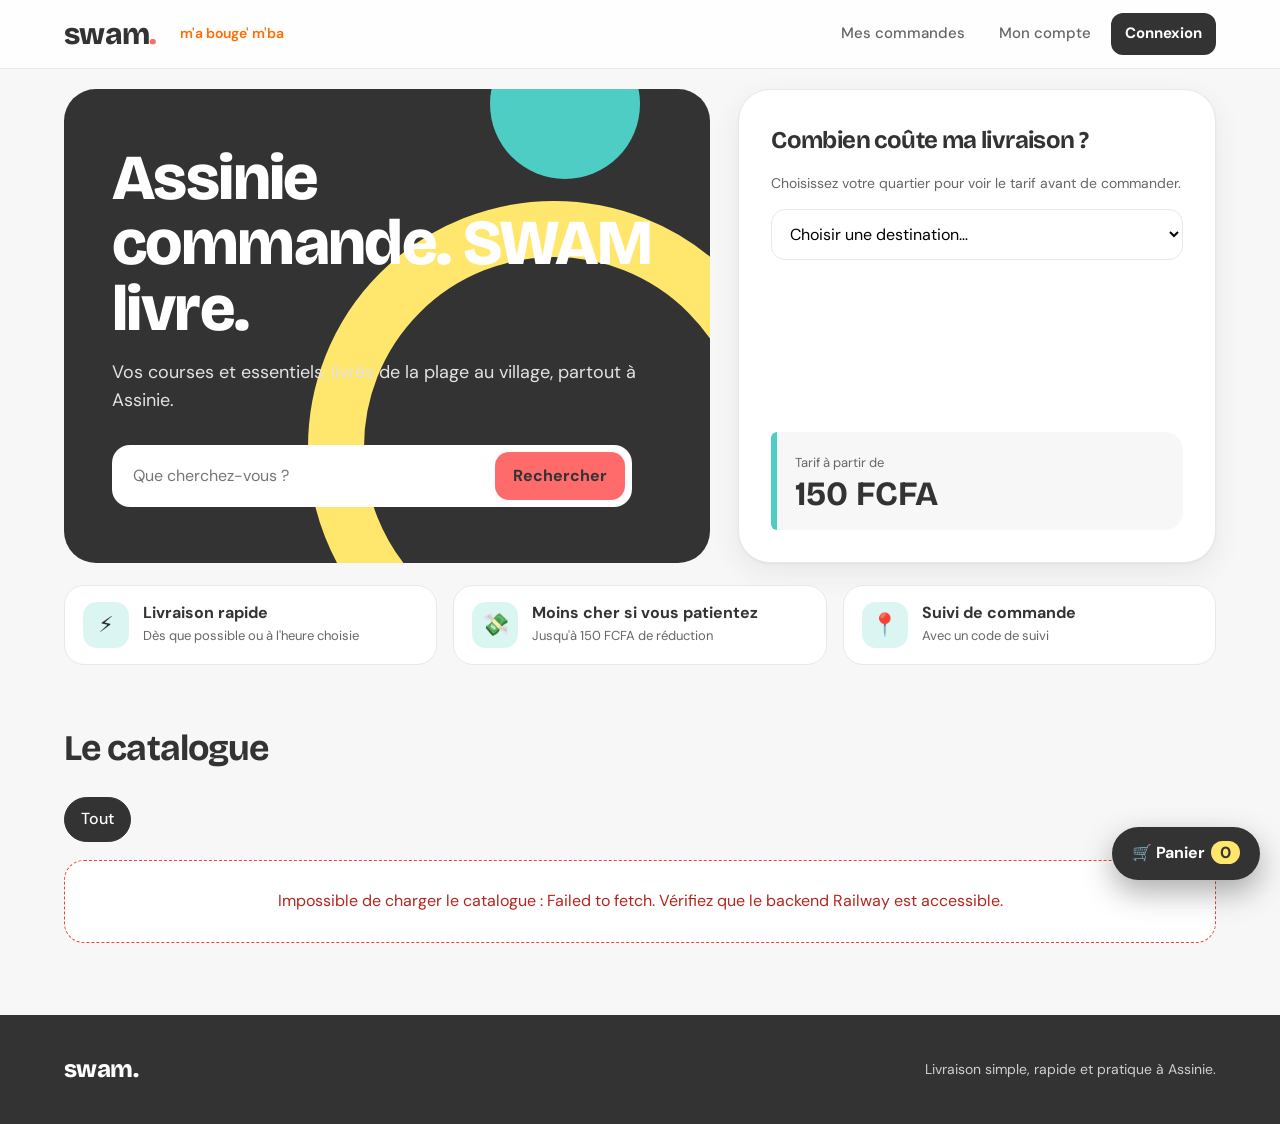
<file: index.html>
<!doctype html>
<html lang="fr">

<head>
    <meta charset="utf-8">
    <meta name="viewport" content="width=device-width,initial-scale=1">
    <title>SWAM — Livraison à Assinie</title>
    <meta name="theme-color" content="#333333">
    <link rel="preconnect" href="https://fonts.googleapis.com">
    <link rel="preconnect" href="https://fonts.gstatic.com" crossorigin>
    <link
        href="https://fonts.googleapis.com/css2?family=Bricolage+Grotesque:opsz,wght@12..96,600;12..96,800&family=DM+Sans:wght@400;500;700&display=swap"
        rel="stylesheet">
    <link rel="stylesheet" href="swam.css">
</head>

<body>
    <header class="top">
        <nav class="wrap nav"><a class="logo" href="index.html">swam<i>.</i></a>
             <span class="slogan">m'a bouge' m'ba</span>
            <div class="links"><a href="commandes.html">Mes commandes</a><a href="profil.html">Mon compte</a><a
                    id="authLink" class="cta" href="connexion.html">Connexion</a></div>
        </nav>
    </header>

    <main class="wrap">
        <section class="hero">
            <div class="hero-l">
                <h1>Assinie commande. SWAM livre.</h1>
                <p>Vos courses et essentiels, livrés de la plage au village, partout à Assinie.</p>
                <form class="search"
                    onsubmit="event.preventDefault();loadProducts();document.getElementById('catalogue').scrollIntoView()">
                    <input id="search" placeholder="Que cherchez-vous ?"
                        aria-label="Rechercher un produit"><button>Rechercher</button>
                </form>
            </div>
            <aside class="hero-r">
                <h2>Combien coûte ma livraison ?</h2>
                <p>Choisissez votre quartier pour voir le tarif avant de commander.</p>
                <select id="estDest" class="field" aria-label="Destination">
                    <option value="">Choisir une destination…</option>
                </select>
                <div class="est"><span id="estLabel">Tarif à partir de</span><b class="big" id="estOut">150 FCFA</b>
                </div>
            </aside>
        </section>
        <section class="trust">
            <div><em>⚡</em>
                <p style="margin:0"><b>Livraison rapide</b><span>Dès que possible ou à l'heure choisie</span></p>
            </div>
            <div><em>💸</em>
                <p style="margin:0"><b>Moins cher si vous patientez</b><span>Jusqu'à 150 FCFA de réduction</span></p>
            </div>
            <div><em>📍</em>
                <p style="margin:0"><b>Suivi de commande</b><span>Avec un code de suivi</span></p>
            </div>
        </section>

        <div class="head" id="catalogue">
            <h2>Le catalogue</h2><span id="productCount" class="count">Chargement…</span>
        </div>
        <div class="chips" id="chips"></div>
        <div id="message" class="notice" style="display:none"></div>
        <div id="products" class="grid"></div>
    </main>

    <footer class="footer">
        <div class="wrap"><span class="logo">swam.</span><span>Livraison simple, rapide et pratique à Assinie.</span>
        </div>
    </footer>

    <button class="fab" onclick="openCart()" aria-label="Ouvrir le panier">🛒 Panier<span
            id="cartCount">0</span></button>
    <div id="toast" class="toast" role="status"></div>

    <div id="productModal" class="ov" onclick="if(event.target===this)closeProduct()">
        <div class="panel">
            <div class="ph-head">
                <h2>Détails</h2><button class="ghost" onclick="closeProduct()" aria-label="Fermer">✕</button>
            </div>
            <div id="productDetail"></div>
        </div>
    </div>

    <div id="cartModal" class="ov" onclick="if(event.target===this)closeCart()">
        <div class="panel">
            <div class="ph-head">
                <h2>Votre panier</h2><button class="ghost" onclick="closeCart()" aria-label="Fermer">✕</button>
            </div>
            <div id="cartLines"></div>
            <div id="cartTotal" class="total"></div>
            <div class="form">
                <label>Destination de livraison<select id="destination" class="field" onchange="updateDeliveryCost()">
                        <option value="">Choisir une destination à Assinie…</option>
                    </select></label>
                <label>Quand livrer ?<select id="deliveryOption" class="field" onchange="updateDeliveryCost()">
                        <option value="asap">Dès que possible — sans réduction</option>
                        <option value="1h">Dans 1 heure — réduction de 50 FCFA</option>
                        <option value="3h">Dans 3 heures — réduction de 90 FCFA</option>
                        <option value="plus">Plus tard — réduction de 150 FCFA</option>
                    </select></label>
                <div class="fee" id="deliveryCostBox">Choisissez une destination .</div>
                <label>Repère complémentaire (facultatif)<input id="addressExtra" class="field"
                        placeholder="Précision pour le livreur…"></label>
                <label>Méthode de paiement<select id="paymentMethod" class="field">
                        <option value="genius_pay">Paiement en ligne</option>

                    </select></label>
                <button id="checkoutBtn" onclick="checkout()">Confirmer la commande</button>
                <p style="font-size:12px;color:var(--muted);margin:0">Le paiement en ligne est irréversible.</p>
            </div>
        </div>
    </div>

    <script>
        const API = 'https://swamapp-production.up.railway.app'; const $ = s => document.querySelector(s);
        let products = [], cats = [], cat = 'all', cart = JSON.parse(localStorage.getItem('swam_cart') || '{}'), selectedProduct = null;
        const DESTINATIONS = [
            [2, 'Pango 1', 'Mosquée, Assinie', 1000], [3, 'Pango 1', 'Eglise Assemblée de Dieu, Assinie', 900], [4, 'Pango 1', 'Résidence Egnehué, Assinie', 700], [5, 'Pango 2', 'Pharmacie, Assinie', 850], [6, 'Pango 2', 'Atelier espoir, Assinie', 1000], [7, 'Pango 2', 'Chez Mr Akalo, Assinie', 1300], [8, 'Epkouzan', 'Assinie Lodge, Assinie', 500], [9, 'Epkouzan', 'Campement, Assinie', 550], [10, 'Epkouzan', 'Milan hôtel Sominou, Assinie', 750], [11, 'Donwahi', 'Epp KPMG, Assinie', 900], [12, 'Donwahi', 'Essouman hôtel, Assinie', 1000], [13, 'Donwahi', 'Yamaman lodge, Assinie', 1300], [14, 'Voie principale', 'Sodeci Assinie', 400], [15, 'Voie principale', 'Cour royale, Assinie', 500], [16, 'Voie principale', 'Quai du Beach, Assinie', 700], [17, 'Voie principale', 'Pont, Assinie', 1800], [18, 'Voie principale', 'Mairie, Assinie', 1300], [19, 'Voie principale', 'Super marché Assinie', 1100], [20, 'Zion', 'Assinie Beach club, Assinie', 650], [21, 'Zion', 'Agence Moov, Assinie', 1200], [22, 'Zion', 'Maison ancien chef, Assinie', 1500], [23, 'Zion', 'Palais bar, Assinie', 700], [24, 'Zion', 'Zion Hôtel, Assinie', 1000], [25, 'Voie du marché', 'Au bord chez miss Olga, Assinie', 800], [26, 'Voie du marché', 'EPP Assinie 1A et 1B, Assinie', 350], [27, 'Voie du marché', 'Boulangerie, Assinie', 400], [28, 'Voie du commissariat', 'Commissariat, Assinie', 270], [29, 'Voie du commissariat', 'Cité des enseignants, Assinie', 400], [30, 'Voie du commissariat', 'Hôtel cool Mafia, Assinie', 600], [31, 'Voie du dispensaire', 'Dispensaire, Assinie', 100], [32, 'Voie du dispensaire', 'Hôtel Sandrofia, Assinie', 300], [33, 'Voie du dispensaire', 'Église méthodiste, Assinie', 400], [34, 'Voie Catholique', 'Maternité, Assinie', 200], [35, 'Sagbadou', 'Boutique Sagbadou, Assinie', 1200], [36, 'Sagbadou', 'Cimetière, Assinie', 800], [37, 'Sagbadou', 'Tarpon, Assinie', 650], [38, 'Alikro', 'Alikro, Assinie', 3000], [39, 'Abissa lodge', 'Abissa lodge, Assinie', 3100], [40, 'Station', 'Station, Assinie', 2500], [41, "N'goakro", "N'goakro, Assinie", 2700], [42, 'Carrefour Essankro', 'Carrefour Essankro, Assinie', 2700], [43, 'Biko lodge', 'Biko lodge, Assinie', 6300], [44, 'Résidence Djéne', 'Résidence Djéne, Assinie', 6400], [45, 'Le Sunshine lodge', 'Le Sunshine lodge, Assinie', 7300], [46, 'Mykonos', 'Mykonos, Assinie', 7800], [47, "L'escapade hôtel", "L'escapade hôtel, Assinie", 8800], [48, 'Akoula kan lodge', 'Akoula kan lodge, Assinie', 10400], [49, 'Nahiko hôtel', 'Nahiko hôtel, Assinie', 11300], [50, 'Akwa beach', 'Akwa beach, Assinie', 11600], [62, 'Assinie Beach Hôtel', 'Assinie Beach Hôtel, Assinie', 11600], [51, 'Coucoué lodge', 'Coucoué lodge, Assinie', 13400], [52, 'Marine de Babihana', 'Marine de Babihana, Assinie', 13500], [53, "Le Climbié d'Assinie", "Le Climbié d'Assinie, Assinie", 15200], [58, 'Hôtel André Richard', 'Hôtel André Richard, Assinie', 15400], [54, 'Villa Touraco', 'Villa Touraco, Assinie', 16000], [55, "La maison d'Akoula", "La maison d'Akoula, Assinie", 16000], [56, 'Villa Akwaba', 'Villa Akwaba, Assinie', 16200], [57, 'Elimah Houses', 'Elimah Houses, Assinie', 16600], [59, 'Féline Lodge', 'Féline Lodge, Assinie', 17600], [60, 'Hôtel le Premier Assouindé', 'Hôtel le Premier Assouindé, Assinie', 18500], [61, 'Notevia Hôtel', 'Notevia Hôtel, Assinie', 19000], [63, "Rond-point d'Assouindé", "Rond-point d'Assouindé, Assinie", 21200]];
        const DELIVERY_OPTIONS = { asap: { label: 'Dès que possible', reduction: 0 }, '1h': { label: 'Dans 1 heure', reduction: -50 }, '3h': { label: 'Dans 3 heures', reduction: -90 }, plus: { label: 'Plus tard', reduction: -150 } };
        const deliveryFee = d => Math.ceil(Number(d) / 100) * 90;
        const money = n => Number(n || 0).toLocaleString('fr-FR', { maximumFractionDigits: 0 }) + ' FCFA';
        const km = d => (d / 1000).toLocaleString('fr-FR', { maximumFractionDigits: 2 }) + ' km';
        const esc = s => String(s ?? '').replace(/[&<>"']/g, c => ({ '&': '&amp;', '<': '&lt;', '>': '&gt;', '"': '&quot;', "'": '&#39;' }[c]));
        const token = () => localStorage.getItem('swam_token');
        const findDest = id => DESTINATIONS.find(d => d[0] === Number(id));
        const selectedDestination = () => findDest($('#destination').value);
        const subtotal = () => Object.entries(cart).reduce((s, [id, x]) => s + (products.find(p => p.id === Number(id))?.prix || 0) * x.qty, 0);
        function toast(s) { const t = $('#toast'); t.textContent = s; t.style.display = 'block'; clearTimeout(t._t); t._t = setTimeout(() => t.style.display = 'none', 3000) }
        function headers(json = true) { const h = {}; if (json) h['Content-Type'] = 'application/json'; if (token()) h.Authorization = 'Bearer ' + token(); return h }
        async function api(path, opts = {}) { const r = await fetch(API + path, { ...opts, headers: { ...headers(!(opts.body instanceof FormData)), ...(opts.headers || {}) } }); let d = {}; try { d = await r.json() } catch { } if (!r.ok) throw new Error(d.message || 'Erreur API (' + r.status + ')'); return d }
        function updateAuth() { const u = JSON.parse(localStorage.getItem('swam_user') || 'null'), a = $('#authLink'); a.textContent = u ? (u.nom || 'Mon compte') + ' · Déconnexion' : 'Connexion'; a.href = u ? '#' : 'connexion.html'; a.onclick = u ? e => { e.preventDefault(); localStorage.removeItem('swam_token'); localStorage.removeItem('swam_user'); updateAuth(); toast('Déconnexion effectuée') } : null }
        const cartQty = () => Object.values(cart).reduce((a, x) => a + x.qty, 0);
        function saveCart() { localStorage.setItem('swam_cart', JSON.stringify(cart)); $('#cartCount').textContent = cartQty() }
        function add(id) { const p = products.find(x => x.id === id); if (!p) return; if ((cart[id]?.qty || 0) >= p.stock) { toast('Stock insuffisant'); return } cart[id] = cart[id] || { qty: 0 }; cart[id].qty++; saveCart(); toast('Ajouté au panier') }
        function productCard(p) { const out = p.stock <= 0; return `<article class="card" tabindex="0" aria-label="Voir ${esc(p.nom)}" onclick="openProduct(${p.id})" onkeydown="if(event.key==='Enter'||event.key===' '){event.preventDefault();openProduct(${p.id})}"><div class="ph">${p.image_url ? `<img src="${esc(p.image_url)}" alt="${esc(p.nom)}" loading="lazy" onerror="this.remove()">` : '<span class="emoji">🛍️</span>'}${out ? '<span class="tag">Indisponible</span>' : ''}</div><div class="cb"><span class="cat">${esc(p.categorie || 'Produit')}</span><h3>${esc(p.nom)}</h3><div class="row"><span class="price">${money(p.prix)}</span><button class="add" aria-label="Ajouter ${esc(p.nom)} au panier" ${out ? 'disabled' : ''} onclick="event.stopPropagation();add(${p.id})">+</button></div></div></article>` }
        function openProduct(id) { const p = selectedProduct = products.find(x => Number(x.id) === Number(id)); if (!p) return; $('#productDetail').innerHTML = `<div class="dimg">${p.image_url ? `<img src="${esc(p.image_url)}" alt="${esc(p.nom)}" onerror="this.style.display='none'">` : '<span class="emoji" style="font-size:64px">🛍️</span>'}</div><span class="cat">${esc(p.categorie || 'Produit')}</span><h2 style="margin:2px 0;font-size:26px">${esc(p.nom)}</h2><div class="dprice">${money(p.prix)}</div><p style="color:var(--muted)">${esc(p.description || 'Un produit sélectionné par SWAM.')}</p><p class="count" style="color:${p.stock > 0 ? 'var(--oktext)' : 'var(--muted)'}">${p.stock > 0 ? 'Disponible' : 'Indisponible'}</p><button style="width:100%" ${p.stock <= 0 ? 'disabled' : ''} onclick="addFromDetail()">Ajouter au panier</button>`; $('#productModal').style.display = 'flex' }
        const closeProduct = () => $('#productModal').style.display = 'none';
        function addFromDetail() { if (selectedProduct) add(selectedProduct.id); closeProduct() }
        function renderChips() { $('#chips').innerHTML = ['all', ...cats].map(c => `<button class="chip ${c === cat ? 'on' : ''}" data-c="${esc(c)}">${c === 'all' ? 'Tout' : esc(c)}</button>`).join('') }
        $('#chips').onclick = e => { const b = e.target.closest('[data-c]'); if (b) { cat = b.dataset.c; renderChips(); loadProducts() } };
        async function loadProducts() { const m = $('#message'); m.style.display = 'none'; $('#products').innerHTML = '<div class="sk"></div>'.repeat(8); try { const q = new URLSearchParams(), s = $('#search').value.trim(); if (s) q.set('search', s); if (cat !== 'all') q.set('categorie', cat); products = await api('/api/produits?' + q); $('#products').innerHTML = products.length ? products.map(productCard).join('') : '<div class="empty" style="grid-column:1/-1">Aucun produit trouvé. Essayez un autre mot ou une autre catégorie.</div>'; $('#productCount').textContent = products.length + ' produit(s)'; if (!s && cat === 'all') { cats = [...new Set(products.map(p => p.categorie).filter(Boolean))]; renderChips() } } catch (e) { m.style.display = 'block'; m.textContent = 'Impossible de charger le catalogue : ' + e.message + '. Vérifiez que le backend Railway est accessible.'; $('#products').innerHTML = ''; $('#productCount').textContent = '' } }
        let searchTimer; $('#search').addEventListener('input', () => { clearTimeout(searchTimer); searchTimer = setTimeout(loadProducts, 300) });
        function openCart() { renderCart(); $('#cartModal').style.display = 'flex' }
        const closeCart = () => $('#cartModal').style.display = 'none';
        function renderCart() { const lines = Object.entries(cart).map(([id, x]) => { const p = products.find(p => p.id === Number(id)); return p ? `<div class="line"><div><b>${esc(p.nom)}</b><div class="count">${money(p.prix)} / unité</div></div><div class="q"><button class="ghost" aria-label="Retirer un" onclick="changeQty(${id},-1)">−</button><b>${x.qty}</b><button class="ghost" aria-label="Ajouter un" onclick="changeQty(${id},1)">+</button></div><b>${money(p.prix * x.qty)}</b></div>` : '' }).join(''); $('#cartLines').innerHTML = lines || '<div class="empty">Votre panier est vide. Ajoutez un produit depuis le catalogue.</div>'; $('#cartTotal').textContent = 'Sous-total : ' + money(subtotal()); updateDeliveryCost() }
        function fillDest(sel) { let last = ''; DESTINATIONS.forEach(d => { if (d[1] !== last) { const g = document.createElement('optgroup'); g.label = d[1]; sel.appendChild(g); last = d[1] } const o = document.createElement('option'); o.value = d[0]; o.textContent = d[2] + ' — ' + km(d[3]); sel.lastElementChild.appendChild(o) }) }
        function updateEstimate() { const d = findDest($('#estDest').value); $('#estLabel').textContent = d ? 'Livraison vers ' + d[2].replace(', Assinie', '') : 'Tarif à partir de'; $('#estOut').textContent = money(d ? deliveryFee(d[3]) : 150); $('#estKm').textContent = d ? km(d[3]) + ' · 150 FCFA par tranche de 100 m' : '150 FCFA par tranche de 100 m'; if (d) { $('#destination').value = d[0] } }
        $('#estDest').addEventListener('change', updateEstimate);
        function updateDeliveryCost() { const d = selectedDestination(), o = DELIVERY_OPTIONS[$('#deliveryOption').value] || DELIVERY_OPTIONS.asap, box = $('#deliveryCostBox'); if (!d) { box.textContent = 'Choisissez une destination pour calculer les frais de livraison.'; return } const fee = deliveryFee(d[3]), final = Math.max(0, fee + o.reduction); box.innerHTML = `<b>${esc(d[2])}</b><br>Distance estimée : ${km(d[3])}<br>Frais de livraison : ${money(fee)}<br>Réduction : −${money(Math.abs(o.reduction))}<br><b>Livraison : ${money(final)}</b><br><b>Total estimé : ${money(subtotal() + final)}</b>` }
        function changeQty(id, d) { const p = products.find(p => p.id === Number(id)); if (!cart[id]) return; cart[id].qty += d; if (cart[id].qty <= 0) delete cart[id]; else if (p && cart[id].qty > p.stock) { cart[id].qty = p.stock; toast('Stock maximum atteint') } saveCart(); renderCart() }
        async function checkout() { if (!token()) { location.href = 'connexion.html?next=checkout'; return } if (!Object.keys(cart).length) { toast('Votre panier est vide'); return } const destination = selectedDestination(); if (!destination) { toast('Choisissez une destination dans la liste'); $('#destination').focus(); return } const optionKey = $('#deliveryOption').value, option = DELIVERY_OPTIONS[optionKey] || DELIVERY_OPTIONS.asap, frais = deliveryFee(destination[3]), reduction = option.reduction, finalFee = Math.max(0, frais + reduction), extra = $('#addressExtra').value.trim(), adresse = destination[2] + (extra ? ' — ' + extra : ''), btn = $('#checkoutBtn'); btn.disabled = true; btn.textContent = 'Création de la commande…'; try { const data = await api('/api/commandes', { method: 'POST', body: JSON.stringify({ items: Object.entries(cart).map(([id, x]) => ({ produit_id: Number(id), quantity: x.qty })), adresse_livraison: adresse, destination_nom: destination[1], distance: destination[3], frais_livraison: finalFee, reduction: reduction, delivery_option: optionKey, methode_paiement: $('#paymentMethod').value }) }); cart = {}; saveCart(); closeCart(); if ($('#paymentMethod').value === 'genius_pay') { try { const pay = await api('/api/payment/initiate', { method: 'POST', body: JSON.stringify({ order_id: data.commande_id, currency: 'XOF' }) }); if (pay.checkout_url) { location.href = pay.checkout_url; return } } catch (payErr) { toast('Commande créée. Paiement à reprendre : ' + payErr.message) } } location.href = 'commandes.html?code=' + encodeURIComponent(data.code_suivi) } catch (e) { toast(e.message) } finally { btn.disabled = false; btn.textContent = 'Confirmer la commande' } }
        document.addEventListener('keydown', e => { if (e.key === 'Escape') { closeCart(); closeProduct() } });
        updateAuth(); saveCart(); fillDest($('#destination')); fillDest($('#estDest')); renderChips(); loadProducts();
    </script>
</body>

</html>
</file>
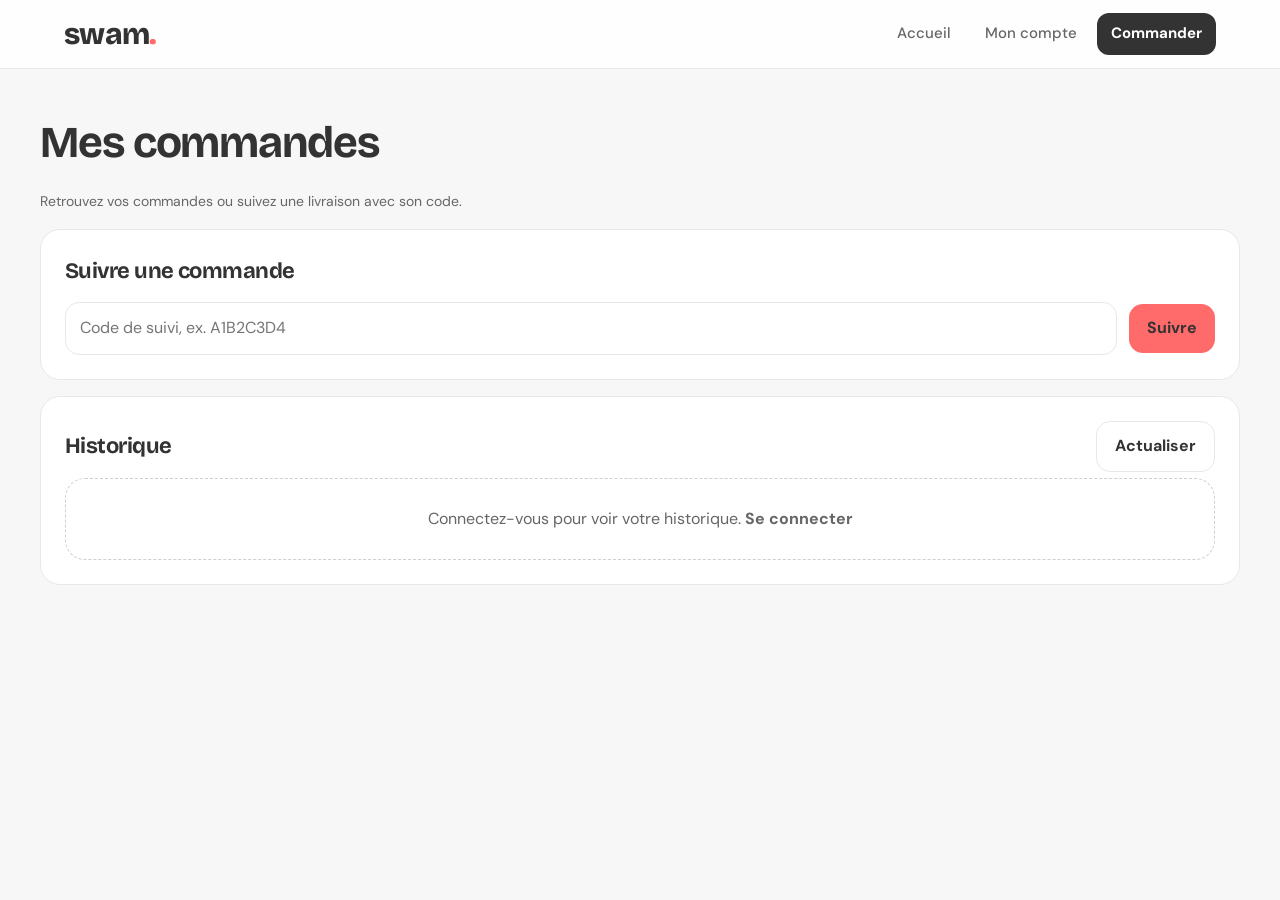
<file: commandes.html>
<!doctype html>
<html lang="fr"><head><meta charset="utf-8"><meta name="viewport" content="width=device-width,initial-scale=1">
<title>Mes commandes — SWAM</title>
<link rel="preconnect" href="https://fonts.googleapis.com"><link rel="preconnect" href="https://fonts.gstatic.com" crossorigin>
<link href="https://fonts.googleapis.com/css2?family=Bricolage+Grotesque:opsz,wght@12..96,600;12..96,800&family=DM+Sans:wght@400;500;700&display=swap" rel="stylesheet">
<link rel="stylesheet" href="swam.css">
</head><body>
<header class="top"><nav class="wrap nav"><a class="logo" href="index.html">swam<i>.</i></a>
<div class="links"><a href="index.html">Accueil</a><a href="profil.html">Mon compte</a><a class="cta" href="index.html#catalogue">Commander</a></div></nav></header>
<main class="wrap page">
<h1>Mes commandes</h1>
<p class="muted">Retrouvez vos commandes ou suivez une livraison avec son code.</p>
<section class="box"><h2>Suivre une commande</h2>
<form class="bar" id="trackForm"><input class="field" id="code" placeholder="Code de suivi, ex. A1B2C3D4" required><button>Suivre</button></form>
<div id="trackingResult"></div></section>
<section class="box"><div class="bar" style="justify-content:space-between;margin-bottom:6px"><h2 style="margin:0">Historique</h2><button class="ghost" onclick="loadOrders()">Actualiser</button></div>
<div id="orders">Chargement…</div></section>
</main>
<script>const API='https://swamapp-production.up.railway.app';const token=()=>localStorage.getItem('swam_token');const money=n=>Number(n||0).toLocaleString('fr-FR')+' FCFA';async function api(path,opts={}){let r=await fetch(API+path,{...opts,headers:{...(opts.body?{'Content-Type':'application/json'}:{}),...(token()?{Authorization:'Bearer '+token()}:{}),...(opts.headers||{})}});let d;try{d=await r.json()}catch{d={}}if(!r.ok)throw Error(d.message||'Erreur API '+r.status);return d}function esc(s){return String(s??'').replace(/[&<>"']/g,c=>({'&':'&amp;','<':'&lt;','>':'&gt;','"':'&quot;',"'":'&#39;'}[c]))}function status(s){return String(s||'inconnu').replaceAll('_',' ')}async function loadOrders(){const el=document.querySelector('#orders');if(!token()){el.innerHTML='<div class="empty">Connectez-vous pour voir votre historique. <a href="connexion.html"><b>Se connecter</b></a></div>';return}el.textContent='Chargement…';try{let list=await api('/api/commandes/client');el.innerHTML=list.length?list.map(o=>`<div class="item"><div><b>Commande ${esc(o.code_suivi)}</b><div class="muted">${esc(o.date)} · ${o.articles_count} article(s)</div><div class="muted">Paiement : ${esc(status(o.statut_paiement))}</div></div><div class="end"><b>${money(o.total)}</b><span class="status">${esc(status(o.statut))}</span><button class="ghost" onclick="track('${esc(o.code_suivi)}')">Suivre</button></div></div>`).join(''):'<div class="empty">Aucune commande pour le moment. <a href="index.html#catalogue"><b>Découvrir le catalogue</b></a></div>'}catch(e){el.textContent=e.message}}async function track(code){document.querySelector('#code').value=code;const el=document.querySelector('#trackingResult');el.textContent='Recherche…';try{const d=await api('/api/commandes/suivi/'+encodeURIComponent(code));el.innerHTML=`<div class="item" style="margin-top:14px;border-top:1px solid var(--line)"><div><b>Commande ${esc(d.code_suivi)}</b><div class="muted">Adresse : ${esc(d.adresse)}</div><div class="muted">Paiement : ${esc(status(d.statut_paiement))}</div><p style="margin:8px 0 0">${(d.articles||[]).map(a=>`${esc(a.nom)} × ${a.quantite}`).join('<br>')}</p></div><div class="end"><span class="status">${esc(status(d.statut))}</span><b style="font-size:22px">${money(d.total)}</b></div></div>`}catch(e){el.textContent=e.message}}document.querySelector('#trackForm').addEventListener('submit',e=>{e.preventDefault();track(document.querySelector('#code').value.trim())});const code=new URLSearchParams(location.search).get('code');if(code)track(code);loadOrders();</script>
</body></html>
</file>
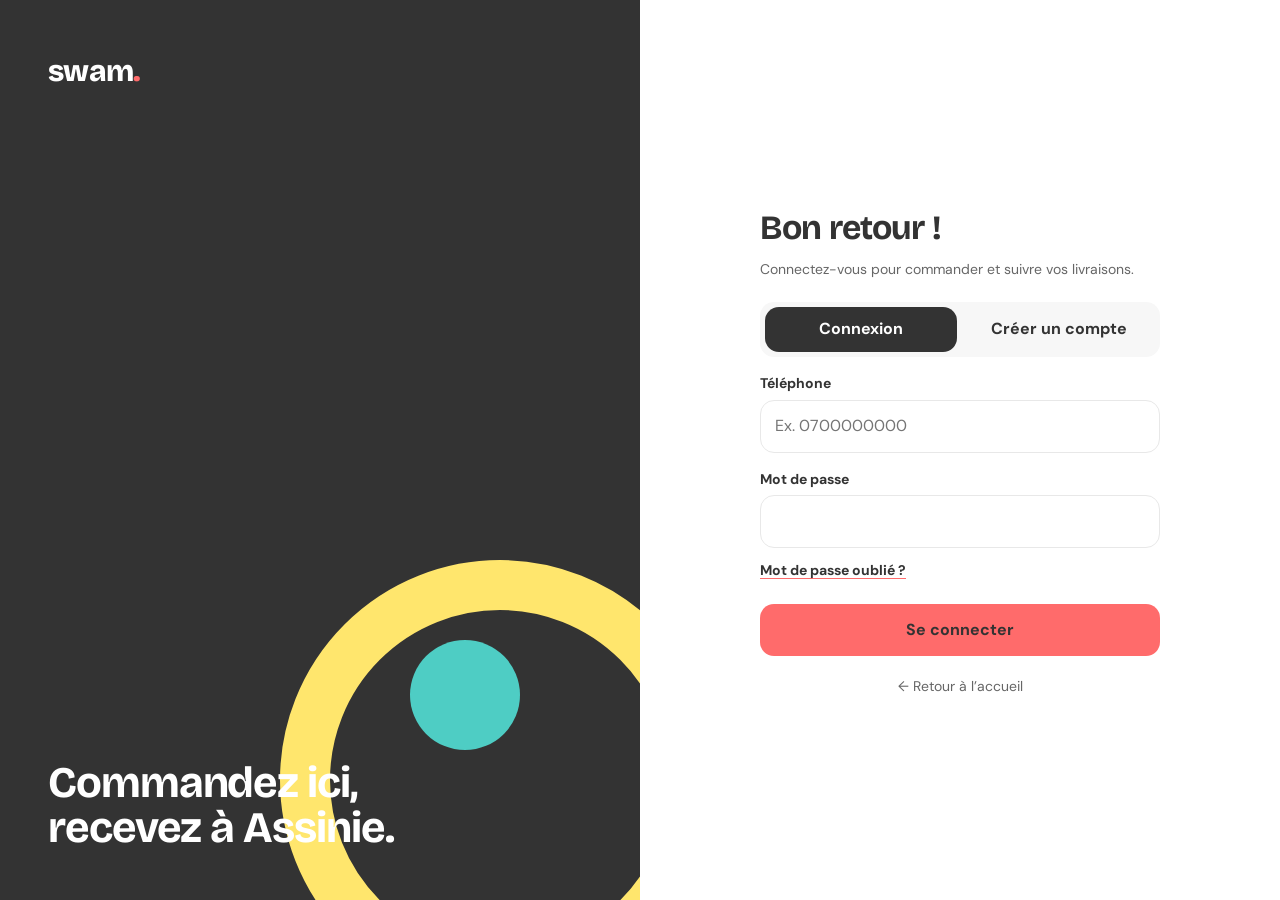
<file: connexion.html>
<!doctype html>
<html lang="fr"><head><meta charset="utf-8"><meta name="viewport" content="width=device-width,initial-scale=1">
<title>Connexion — SWAM</title>
<link rel="preconnect" href="https://fonts.googleapis.com"><link rel="preconnect" href="https://fonts.gstatic.com" crossorigin>
<link href="https://fonts.googleapis.com/css2?family=Bricolage+Grotesque:opsz,wght@12..96,600;12..96,800&family=DM+Sans:wght@400;500;700&display=swap" rel="stylesheet">
<link rel="stylesheet" href="swam.css">
<style>
.forgot{display:block;margin-top:12px;font-size:14px;font-weight:700;color:var(--text);text-decoration:underline;text-decoration-color:var(--primary);text-underline-offset:3px}
.info{display:none;background:#4CAF5018;color:var(--oktext);padding:10px 14px;border-radius:12px;margin-top:14px;font-size:14px;font-weight:500}
.codebox{background:var(--surface);border-left:6px solid var(--secondary);border-radius:6px 16px 16px 6px;padding:16px;margin-top:18px;display:grid;gap:2px}
.codebox .k{font-size:12px;font-weight:700;color:var(--light);text-transform:uppercase;letter-spacing:.04em}
.codebox b{font:800 38px "Bricolage Grotesque";letter-spacing:.14em}
.codebox span{font-size:13px;color:var(--light)}
</style>
</head><body>
<div class="auth">
<aside class="auth-l"><a class="logo" href="index.html">swam<i>.</i></a><h2>Commandez ici, recevez à Assinie.</h2></aside>
<section class="auth-r"><div class="auth-box">
<h1 id="heading">Bon retour !</h1>
<p class="muted" id="sub" style="margin:0">Connectez-vous pour commander et suivre vos livraisons.</p>
<div class="tabs" id="tabs"><button id="loginTab" class="active" onclick="setMode('login')">Connexion</button><button id="registerTab" onclick="setMode('register')">Créer un compte</button></div>
<div id="info" class="info" role="status"></div>
<div id="error" class="error" role="alert"></div>

<form id="authForm">
<div id="nameWrap" style="display:none"><label for="nom">Nom complet</label><input class="field" id="nom" autocomplete="name" placeholder="Votre nom"></div>
<label for="telephone">Téléphone</label><input class="field" id="telephone" inputmode="tel" autocomplete="tel" placeholder="Ex. 0700000000" required>
<label for="password">Mot de passe</label><input class="field" id="password" type="password" autocomplete="current-password" minlength="4" required>
<a href="#" class="forgot" id="forgotLink" onclick="showForgot(event)">Mot de passe oublié ?</a>
<button class="submit" id="submit">Se connecter</button>
</form>

<section id="forgot" style="display:none">
<form id="fForm1">
<label for="fTel">Votre numéro de téléphone</label><input class="field" id="fTel" inputmode="tel" autocomplete="tel" placeholder="Ex. 0700000000" required>
<button class="submit" id="fBtn1">Générer mon code</button>
</form>
<div id="fResult" style="display:none">
<div class="codebox"><span class="k">Votre nouveau mot de passe</span><b id="newCode"></b><span>Ce code remplace l'ancien mot de passe. Notez-le bien.</span></div>
<button type="button" class="ghost" id="copyBtn" style="width:100%;margin-top:12px" onclick="copyCode()">Copier le code</button>
<button type="button" class="submit" onclick="useCode()">Me connecter</button>
</div>
<a class="back" href="#" onclick="backToLogin(event)">← Retour à la connexion</a>
</section>

<a class="back" id="homeLink" href="index.html">← Retour à l’accueil</a>
</div></section></div>
<script>
const API='https://swamapp-production.up.railway.app';const $=s=>document.querySelector(s);let mode='login',resetPhone='',resetCode='';
const showErr=m=>{const e=$('#error');e.textContent=m;e.style.display=m?'block':'none'};
const showInfo=m=>{const e=$('#info');e.textContent=m;e.style.display=m?'block':'none'};
async function post(path,body){const r=await fetch(API+path,{method:'POST',headers:{'Content-Type':'application/json'},body:JSON.stringify(body)});let d={};try{d=await r.json()}catch{}if(!r.ok)throw new Error(d.message||'Une erreur est survenue');return d}
function setMode(m){mode=m;$('#tabs').style.display='flex';$('#authForm').style.display='block';$('#forgot').style.display='none';$('#homeLink').style.display='block';$('#nameWrap').style.display=m==='register'?'block':'none';$('#forgotLink').style.display=m==='login'?'block':'none';$('#heading').textContent=m==='register'?'Créer mon compte':'Bon retour !';$('#sub').textContent='Connectez-vous pour commander et suivre vos livraisons.';$('#submit').textContent=m==='register'?'Créer mon compte':'Se connecter';$('#password').autocomplete=m==='register'?'new-password':'current-password';$('#loginTab').classList.toggle('active',m==='login');$('#registerTab').classList.toggle('active',m==='register');showErr('')}
function showForgot(e){e.preventDefault();showErr('');showInfo('');$('#tabs').style.display='none';$('#authForm').style.display='none';$('#homeLink').style.display='none';$('#forgot').style.display='block';$('#fForm1').style.display='block';$('#fResult').style.display='none';$('#heading').textContent='Mot de passe oublié';$('#sub').textContent='Entrez votre numéro : un code est généré et remplace votre ancien mot de passe.';$('#fTel').value=$('#telephone').value}
function backToLogin(e){e.preventDefault();showInfo('');setMode('login')}
$('#authForm').addEventListener('submit',async e=>{e.preventDefault();const btn=$('#submit');btn.disabled=true;btn.textContent='Patientez…';showErr('');showInfo('');const body={telephone:$('#telephone').value.trim(),mot_de_passe:$('#password').value};if(mode==='register')body.nom=$('#nom').value.trim();try{const d=await post(mode==='register'?'/api/register':'/api/login',body);localStorage.setItem('swam_token',d.token);localStorage.setItem('swam_user',JSON.stringify(d.user));location.href=d.user.role==='admin'?'admin.html':d.user.role==='livreur'?'livreur.html':'index.html'}catch(err){showErr(err.message)}finally{btn.disabled=false;btn.textContent=mode==='register'?'Créer mon compte':'Se connecter'}});
/* Mot de passe oublié : /api/forgot-password génère le code, /api/reset-password l'enregistre comme nouveau mot de passe */
$('#fForm1').addEventListener('submit',async e=>{e.preventDefault();const btn=$('#fBtn1');btn.disabled=true;btn.textContent='Génération…';showErr('');const tel=$('#fTel').value.trim();try{const d=await post('/api/forgot-password',{telephone:tel});if(!d.debug_code)throw new Error('Code indisponible. Contactez le support SWAM.');await post('/api/reset-password',{telephone:tel,code:d.debug_code,new_password:d.debug_code});resetPhone=tel;resetCode=d.debug_code;$('#newCode').textContent=resetCode;$('#fForm1').style.display='none';$('#fResult').style.display='block';$('#heading').textContent='Mot de passe remplacé';$('#sub').textContent='Utilisez ce code comme mot de passe pour vous connecter.'}catch(err){showErr(err.message)}finally{btn.disabled=false;btn.textContent='Générer mon code'}});
function copyCode(){const b=$('#copyBtn');(navigator.clipboard?navigator.clipboard.writeText(resetCode):Promise.reject()).then(()=>b.textContent='Copié ✔').catch(()=>b.textContent='Copiez le code à la main')}
function useCode(){setMode('login');$('#telephone').value=resetPhone;$('#password').value=resetCode;showInfo('Mot de passe remplacé. Appuyez sur « Se connecter ».');$('#submit').focus()}
setMode('login');
</script>
</body></html>
</file>
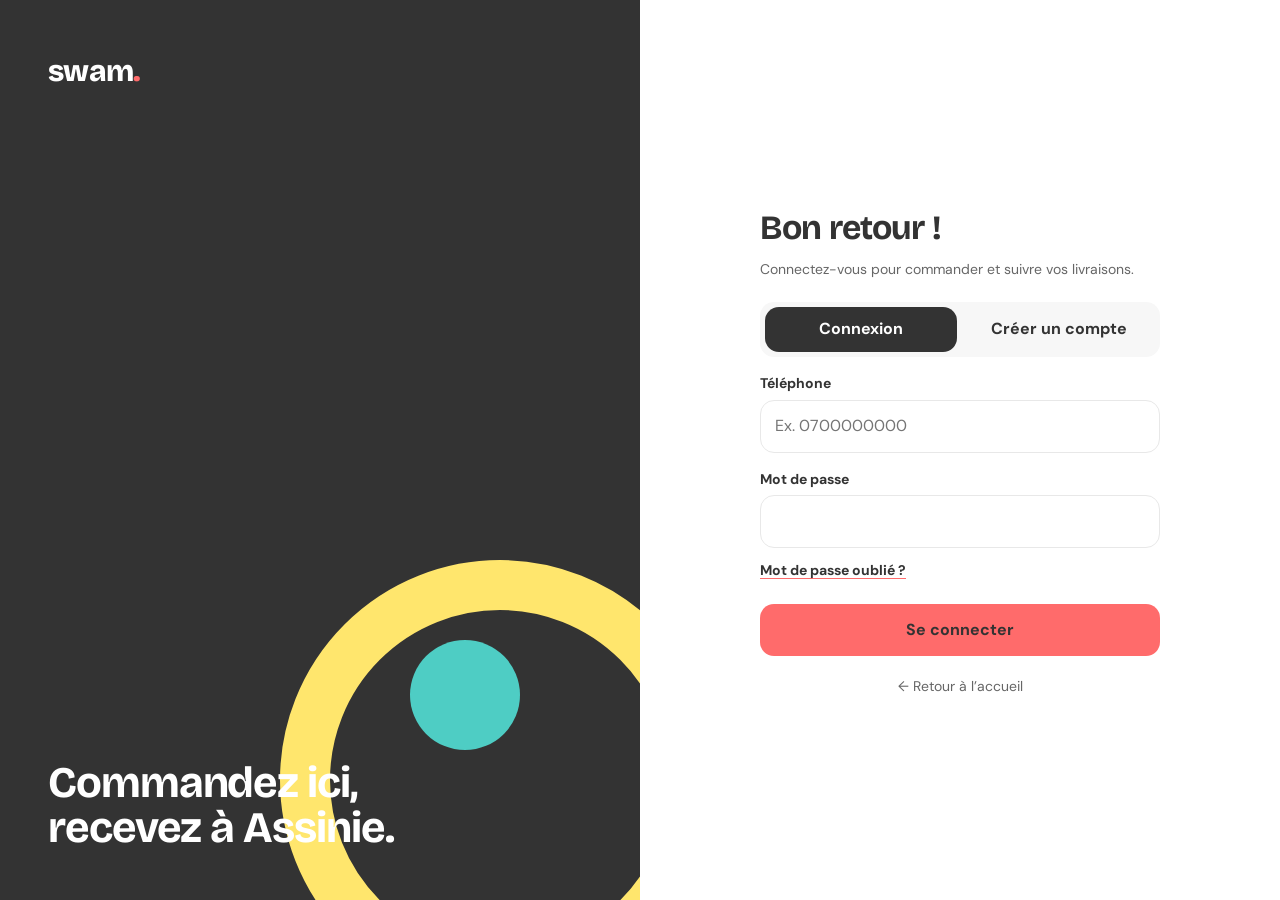
<file: livreur.html>
<!doctype html>
<html lang="fr"><head><meta charset="utf-8"><meta name="viewport" content="width=device-width,initial-scale=1">
<title>Espace livreur — SWAM</title>
<link rel="preconnect" href="https://fonts.googleapis.com"><link rel="preconnect" href="https://fonts.gstatic.com" crossorigin>
<link href="https://fonts.googleapis.com/css2?family=Bricolage+Grotesque:opsz,wght@12..96,600;12..96,800&family=DM+Sans:wght@400;500;700&display=swap" rel="stylesheet">
<link rel="stylesheet" href="swam.css">
<style>
.tabs2{display:flex;gap:8px;overflow-x:auto;padding:18px 0 6px;scrollbar-width:none}
.tabs2 .chip b{background:var(--accent);color:var(--text);border-radius:99px;padding:0 8px;margin-left:6px;font-size:13px}
.ord{display:grid;gap:12px}
.ord .top-r{display:flex;justify-content:space-between;align-items:center;gap:10px}
.ord .dest{font:800 20px "Bricolage Grotesque";line-height:1.25}
.pay{display:grid;grid-template-columns:1fr 1fr;gap:10px}
.pay div{background:var(--surface);border-radius:14px;padding:12px}
.pay div.g{border-left:6px solid var(--secondary);border-radius:6px 14px 14px 6px}
.pay div.c{border-left:6px solid var(--primary);border-radius:6px 14px 14px 6px}
.pay b{display:block;font:800 20px "Bricolage Grotesque"}
.det{background:var(--surface);border-radius:14px;padding:12px;font-size:14px;display:grid;gap:4px}
.acts{display:flex;gap:8px;flex-wrap:wrap}
.acts button,.acts a{flex:1;min-width:130px;text-align:center}
.acts a{border:1px solid var(--line);border-radius:14px;padding:12px 18px;font-weight:700;background:#fff}
.acts a:hover{background:var(--surface)}
.hint{font-size:13px;color:var(--light)}
</style>
</head><body>
<header class="top"><nav class="wrap nav"><a class="logo" href="livreur.html">swam<i>.</i></a>
<div class="links"><button class="ghost" onclick="refreshAll(false)">Actualiser</button><button class="ghost" onclick="logout()">Déconnexion</button></div></nav></header>
<main class="wrap page">
<h1 id="hello">Espace livreur</h1>
<p class="muted">Les commandes apparaissent ici quand l'administrateur lance la recherche d'un livreur.</p>
<div class="stats" style="margin-top:18px"><div><b id="sToday">0</b><span class="muted">livraison(s) aujourd'hui</span></div><div><b id="sDone">0</b><span class="muted">livrées au total</span></div><div><b id="sGain">0 FCFA</b><span class="muted">gains (livraisons terminées)</span></div></div>
<div class="tabs2" id="tabs"></div>
<div id="list"></div>
</main>
<div id="toast" class="toast" role="status"></div>
<script>
const API='https://swamapp-production.up.railway.app';
const EP={
 available:'/api/livreur/commandes-disponibles',
 mine:'/api/livreur/mes-livraisons',
 history:'/api/livreur/historique-livraisons',
 stats:'/api/livreur/stats',
 detail:id=>`/api/livreur/commandes/${id}`,
 accept:id=>`/api/livreur/commandes/${id}/accepter`,
 status:id=>`/api/livreur/commandes/${id}/statut`
};
const ST={prep:'preparation',way:'livraison',done:'livree',cancel:'annulee'};
const LABEL={preparation:'À récupérer',livraison:'En route',livree:'Livrée',annulee:'Annulée'};
const RATE=0.6; /* part des frais de livraison reversée au livreur (comme dans votre backend) */
const $=s=>document.querySelector(s);
const money=n=>Number(n||0).toLocaleString('fr-FR',{maximumFractionDigits:0})+' FCFA';
const esc=s=>String(s??'').replace(/[&<>"']/g,c=>({'&':'&amp;','<':'&lt;','>':'&gt;','"':'&quot;',"'":'&#39;'}[c]));
const fdate=s=>s?new Date(s).toLocaleString('fr-FR',{day:'2-digit',month:'2-digit',hour:'2-digit',minute:'2-digit'}):'';
const token=()=>localStorage.getItem('swam_token');
const user=JSON.parse(localStorage.getItem('swam_user')||'null');
if(!token()||!user||user.role!=='livreur')location.href='connexion.html';
let avail=[],mine=[],hist=[],stats={},tab='avail',busy=new Set(),open=new Set(),details={},prevIds=null;
const gain=o=>Math.round(o.frais*RATE);
function toast(s){const t=$('#toast');t.textContent=s;t.style.display='block';clearTimeout(t._t);t._t=setTimeout(()=>t.style.display='none',3500)}
function logout(){localStorage.removeItem('swam_token');localStorage.removeItem('swam_user');location.href='connexion.html'}
async function api(path,opts={}){const r=await fetch(API+path,{...opts,headers:{'Content-Type':'application/json',Authorization:'Bearer '+token(),...(opts.headers||{})}});let d={};try{d=await r.json()}catch{}if(r.status===401||r.status===422)logout();if(!r.ok)throw new Error(d.message||'Erreur '+r.status);return d}
const norm=o=>({id:o.id,code:o.code_suivi,statut:o.statut,adresse:o.adresse_livraison||o.adresse,dist:Number(o.distance||0),frais:Number(o.frais_livraison||0),total:Number(o.total||0),client:o.client?.nom,tel:o.client?.telephone,time:o.date_recherche,dl:o.date_livraison});
async function refreshLive(silent){try{const [a,m]=await Promise.all([api(EP.available),api(EP.mine)]);avail=a.map(norm);mine=m.map(norm);const ids=new Set(avail.map(o=>o.id));if(prevIds&&[...ids].some(i=>!prevIds.has(i))){toast('Nouvelle commande disponible 🛵');navigator.vibrate&&navigator.vibrate(200)}prevIds=ids;render()}catch(e){if(!silent)toast(e.message)}}
async function refreshAll(silent){await refreshLive(silent);try{const [h,s]=await Promise.all([api(EP.history),api(EP.stats)]);hist=h.map(norm);stats=s;render()}catch(e){if(!silent)toast(e.message)}}
async function accept(id){if(busy.has(id))return;busy.add(id);render();try{await api(EP.accept(id),{method:'PUT'});toast('Commande acceptée ✔');tab='cur'}catch(e){toast(e.message)}busy.delete(id);await refreshAll(true)}
async function setStatus(id,statut,ask){if(ask&&!confirm(ask))return;if(busy.has(id))return;busy.add(id);render();try{await api(EP.status(id),{method:'PUT',body:JSON.stringify({statut})});toast(statut===ST.done?'Livraison terminée 🎉':'Statut mis à jour');if(statut===ST.done)tab='hist'}catch(e){toast(e.message)}busy.delete(id);await refreshAll(true)}
async function toggleDetail(id){if(open.has(id)){open.delete(id);render();return}open.add(id);render();if(!details[id]){try{details[id]=await api(EP.detail(id))}catch(e){toast(e.message);open.delete(id)}render()}}
function detailBox(o,kind){if(!open.has(o.id))return'';const d=details[o.id];if(!d)return'<div class="det">Chargement…</div>';return `<div class="det"><b>Articles</b>${(d.articles||[]).map(a=>`<span>${esc(a.nom)} × ${a.quantite}</span>`).join('')||'<span class="muted">—</span>'}<span class="muted">Total commande : ${money(d.total)}</span></div>`}
function card(o,kind){const b=busy.has(o.id),hasActive=mine.length>0,maps='https://www.google.com/maps/search/?api=1&query='+encodeURIComponent((o.adresse||'')+(/assinie/i.test(o.adresse||'')?'':' Assinie'));
const g=kind==='hist'?(o.statut===ST.done?money(gain(o)):'—'):money(gain(o));
let act='',extra='';
if(kind==='avail'){act=`<button ${b||hasActive?'disabled':''} onclick="accept(${o.id})">${b?'Acceptation…':'Accepter la commande'}</button>`;if(hasActive)extra='<div class="hint">Terminez votre livraison en cours avant d\'en accepter une autre.</div>'}
else if(kind==='cur'){act=(o.statut===ST.prep?`<button ${b?'disabled':''} onclick="setStatus(${o.id},ST.way)">Commande récupérée</button>`:`<button ${b?'disabled':''} onclick="setStatus(${o.id},ST.done,'Confirmer que la commande est livrée ?')">Marquer comme livrée</button>`)+`<a href="${maps}" target="_blank" rel="noopener">Itinéraire</a>${o.tel?`<a href="tel:${esc(o.tel)}">Appeler ${esc(o.client||'')}</a>`:''}`}
const when=kind==='avail'&&o.time?`<span class="muted">depuis ${esc(o.time)}</span>`:kind==='hist'&&o.dl?`<span class="muted">${fdate(o.dl)}</span>`:'';
const tag=kind==='avail'?'Disponible':LABEL[o.statut]||esc(o.statut);
return `<article class="box ord"><div class="top-r"><b>#${esc(o.code)}</b><span>${when} <span class="status">${tag}</span></span></div><div><div class="dest">${esc(o.adresse)}</div>${kind==='avail'&&o.client?`<div class="muted">Client : ${esc(o.client)}</div>`:''}</div><div class="pay"><div class="g"><span class="muted">Votre gain</span><b>${g}</b></div><div class="c"><span class="muted">Distance</span><b>${o.dist?(o.dist/1000).toLocaleString('fr-FR')+' km':'—'}</b></div></div>${detailBox(o,kind)}${extra}<div class="acts">${act}${kind==='hist'?'':`<button class="ghost" onclick="toggleDetail(${o.id})">${open.has(o.id)?'Masquer':'Voir les articles'}</button>`}</div></article>`}
function render(){const done=hist.filter(o=>o.statut===ST.done);
$('#sToday').textContent=stats.livraisons_aujourdhui??0;$('#sDone').textContent=done.length;$('#sGain').textContent=money(done.reduce((s,o)=>s+gain(o),0));
document.title=(avail.length?`(${avail.length}) `:'')+'Espace livreur — SWAM';
const T=[['avail','Disponibles',avail.length],['cur','En cours',mine.length],['hist','Historique',hist.length]];
$('#tabs').innerHTML=T.map(([k,l,n])=>`<button class="chip ${k===tab?'on':''}" data-t="${k}">${l}<b>${n}</b></button>`).join('');
const L={avail:[avail,'Aucune commande disponible pour le moment. La liste se met à jour toute seule.'],cur:[mine,'Aucune livraison en cours. Acceptez une commande dans « Disponibles ».'],hist:[hist,'Aucune livraison dans l\'historique.']}[tab];
$('#list').innerHTML=L[0].length?L[0].map(o=>card(o,tab)).join(''):`<div class="empty">${L[1]}</div>`}
$('#tabs').onclick=e=>{const b=e.target.closest('[data-t]');if(b){tab=b.dataset.t;render()}};
$('#hello').textContent='Bonjour, '+(user?.nom||'livreur');
render();refreshAll();
setInterval(()=>{if(!document.hidden)refreshLive(true)},15000);
document.addEventListener('visibilitychange',()=>{if(!document.hidden)refreshAll(true)});
</script>
</body></html>
</file>
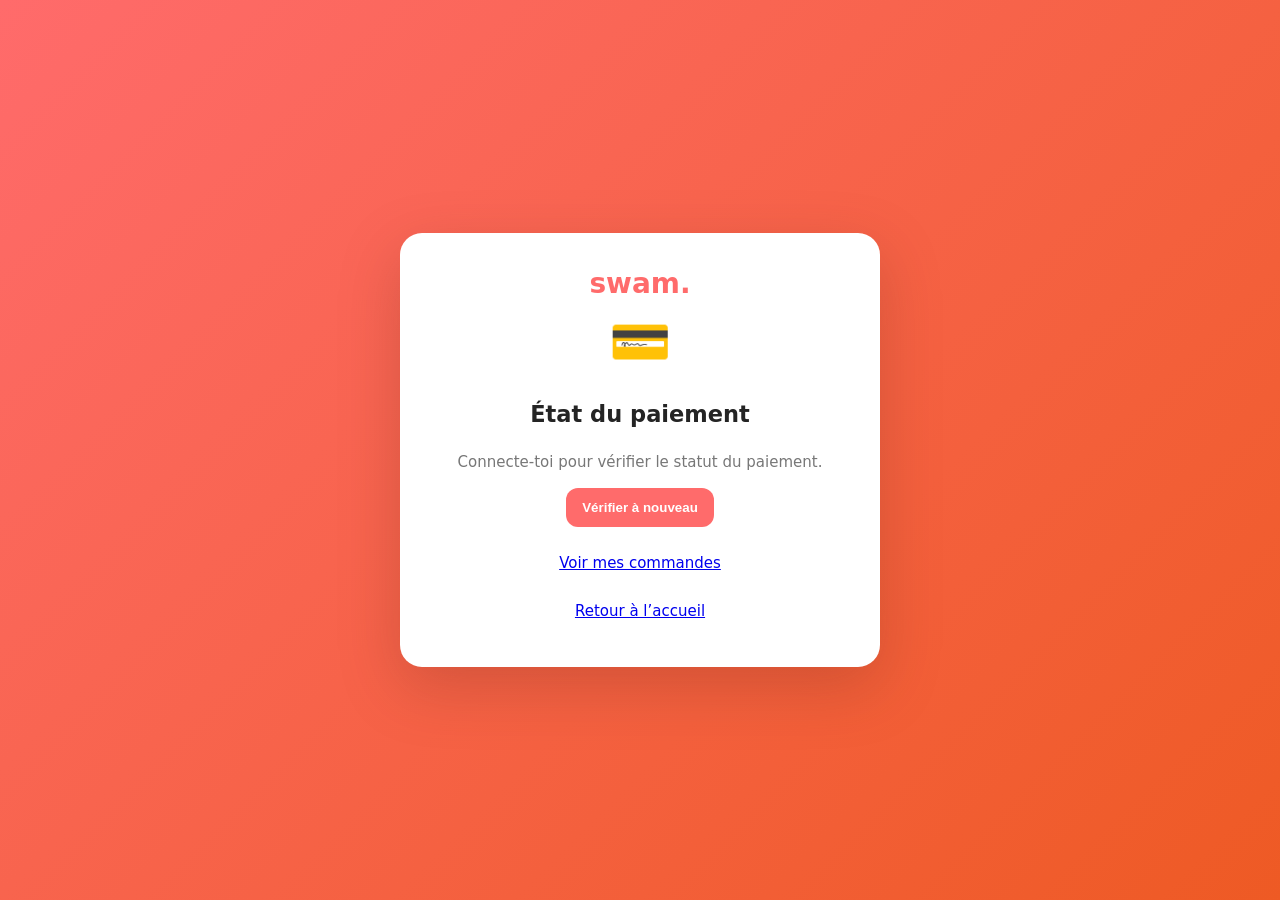
<file: paiement.html>
<!doctype html>
<html lang="fr">

<head>
    <meta charset="utf-8">
    <meta name="viewport" content="width=device-width,initial-scale=1">
    <title>Paiement — SWAM</title>
    <style>
        * {
            box-sizing: border-box
        }

        body {
            margin: 0;
            min-height: 100vh;
            display: grid;
            place-items: center;
            padding: 20px;
            background: linear-gradient(135deg, #ff6b6b, #ee5a24);
            font: 15px/1.5 system-ui;
            color: #242424
        }

        .card {
            background: white;
            width: min(100%, 480px);
            padding: 30px;
            border-radius: 22px;
            text-align: center;
            box-shadow: 0 20px 60px #762c1d44
        }

        .logo {
            font-size: 28px;
            font-weight: 900;
            color: #ff6b6b;
            text-decoration: none
        }

        .status {
            font-size: 50px
        }

        .muted {
            color: #777
        }

        button {
            border: 0;
            background: #ff6b6b;
            color: white;
            padding: 12px 16px;
            border-radius: 12px;
            font-weight: 800;
            cursor: pointer
        }

        a.link {
            display: inline-block;
            margin-top: 10px
        }
    </style>
</head>

<body>
    <section class="card"><a class="logo" href="index.html">swam.</a>
        <div class="status">💳</div>
        <h1>État du paiement</h1>
        <p id="message" class="muted">Vérification du paiement…</p>
        <div id="details"></div><button onclick="checkStatus()">Vérifier à nouveau</button>
        <p><a class="link" href="commandes.html">Voir mes commandes</a></p>
        <p><a class="link" href="index.html">Retour à l’accueil</a></p>
    </section>
    <script>const API = 'https://swamapp-production.up.railway.app'; const orderId = new URLSearchParams(location.search).get('order_id'); async function checkStatus() { const el = document.querySelector('#message'); if (!localStorage.getItem('swam_token')) { el.textContent = 'Connecte-toi pour vérifier le statut du paiement.'; return } if (!orderId) { el.textContent = 'Aucune commande précisée dans l’adresse de la page.'; return } el.textContent = 'Vérification en cours…'; try { const r = await fetch(API + '/api/payment/status/' + encodeURIComponent(orderId), { headers: { Authorization: 'Bearer ' + localStorage.getItem('swam_token') } }); const d = await r.json(); if (!r.ok) throw Error(d.message || 'Erreur API'); el.textContent = d.statut === 'valide' ? 'Paiement validé. Merci pour ta commande !' : d.statut === 'en_attente' ? 'Paiement en attente de confirmation.' : 'Statut : ' + d.statut; document.querySelector('#details').innerHTML = `<p><b>Montant :</b> ${Number(d.montant || 0).toLocaleString('fr-FR')} FCFA</p><p><b>Méthode :</b> ${d.methode || '—'}</p>` } catch (e) { el.textContent = e.message } } checkStatus();</script>
</body>

</html>
</file>
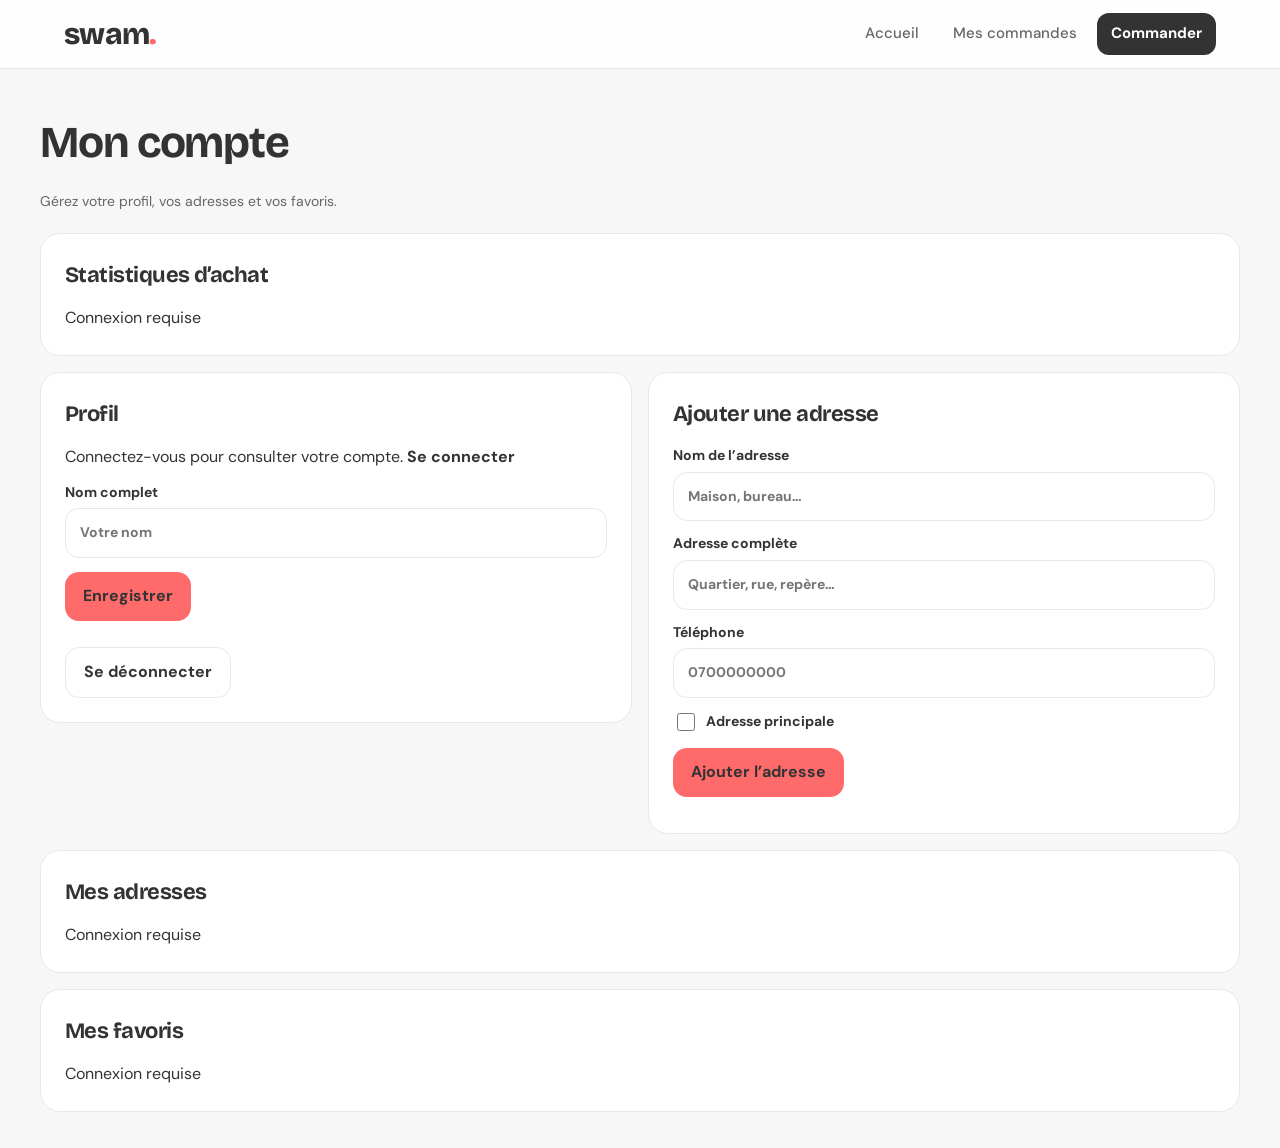
<file: profil.html>
<!doctype html>
<html lang="fr"><head><meta charset="utf-8"><meta name="viewport" content="width=device-width,initial-scale=1">
<title>Mon compte — SWAM</title>
<link rel="preconnect" href="https://fonts.googleapis.com"><link rel="preconnect" href="https://fonts.gstatic.com" crossorigin>
<link href="https://fonts.googleapis.com/css2?family=Bricolage+Grotesque:opsz,wght@12..96,600;12..96,800&family=DM+Sans:wght@400;500;700&display=swap" rel="stylesheet">
<link rel="stylesheet" href="swam.css">
</head><body>
<header class="top"><nav class="wrap nav"><a class="logo" href="index.html">swam<i>.</i></a>
<div class="links"><a href="index.html">Accueil</a><a href="commandes.html">Mes commandes</a><a class="cta" href="index.html#catalogue">Commander</a></div></nav></header>
<main class="wrap page">
<h1>Mon compte</h1>
<p class="muted">Gérez votre profil, vos adresses et vos favoris.</p>
<section class="box" style="margin-top:20px"><h2>Statistiques d’achat</h2><div id="stats">Chargement…</div></section>
<div class="g2">
<section class="box"><h2>Profil</h2><div id="profile">Chargement…</div>
<form id="profileForm"><label class="fl" for="nom">Nom complet<input class="field" id="nom" placeholder="Votre nom"></label><button style="margin-top:14px">Enregistrer</button></form>
<div id="profileMsg" class="msg" role="status"></div>
<button class="ghost" style="margin-top:14px" onclick="logout()">Se déconnecter</button></section>
<section class="box"><h2>Ajouter une adresse</h2>
<form id="addressForm">
<label class="fl">Nom de l’adresse<input class="field" id="addrName" placeholder="Maison, bureau…" required></label>
<label class="fl">Adresse complète<input class="field" id="addrText" placeholder="Quartier, rue, repère…" required></label>
<label class="fl">Téléphone<input class="field" id="addrPhone" inputmode="tel" placeholder="0700000000" required></label>
<label class="fl" style="grid-auto-flow:column;justify-content:start;align-items:center;gap:8px"><input id="addrMain" type="checkbox" style="width:18px;height:18px;accent-color:var(--primary)">Adresse principale</label>
<button style="margin-top:14px">Ajouter l’adresse</button></form>
<div id="addressMsg" class="msg" role="status"></div></section>
</div>
<section class="box" style="margin-top:16px"><h2>Mes adresses</h2><div id="addresses">Chargement…</div></section>
<section class="box"><h2>Mes favoris</h2><div id="wishlist">Chargement…</div></section>
</main>
<script>const API='https://swamapp-production.up.railway.app';const token=()=>localStorage.getItem('swam_token');async function api(path,opts={}){const r=await fetch(API+path,{...opts,headers:{...(opts.body?{'Content-Type':'application/json'}:{}),Authorization:'Bearer '+token(),...(opts.headers||{})}});let d;try{d=await r.json()}catch{d={}}if(!r.ok)throw Error(d.message||'Erreur '+r.status);return d}function esc(s){return String(s??'').replace(/[&<>"']/g,c=>({'&':'&amp;','<':'&lt;','>':'&gt;','"':'&quot;',"'":'&#39;'}[c]))}function money(n){return Number(n||0).toLocaleString('fr-FR')+' FCFA'}function logout(){localStorage.removeItem('swam_token');localStorage.removeItem('swam_user');location.href='index.html'}async function load(){if(!token()){document.querySelector('#profile').innerHTML='Connectez-vous pour consulter votre compte. <a href="connexion.html"><b>Se connecter</b></a>';['addresses','wishlist','stats'].forEach(id=>document.getElementById(id).textContent='Connexion requise');return}try{const p=await api('/api/profile');document.querySelector('#profile').innerHTML=`<div class="bar"><div class="avatar">${esc((p.nom||'C').trim().charAt(0).toUpperCase())}</div><div><b>${esc(p.nom||'Client')}</b><div class="muted">${esc(p.telephone)} · ${esc(p.role)}</div></div></div>`;document.querySelector('#nom').value=p.nom||'';const a=await api('/api/client/adresses');document.querySelector('#addresses').innerHTML=a.length?a.map(x=>`<div class="line"><div><b>${esc(x.nom)}</b> ${x.est_principale?'<span class="status">Principale</span>':''}<div class="muted">${esc(x.adresse)} · ${esc(x.telephone)}</div></div><button class="ghost" onclick="delAddress(${x.id})">Supprimer</button></div>`).join(''):'<div class="empty">Aucune adresse enregistrée. Ajoutez-en une pour commander plus vite.</div>';const w=await api('/api/client/wishlist');document.querySelector('#wishlist').innerHTML=w.length?w.map(x=>`<div class="line"><div><b>${esc(x.produit.nom)}</b><div class="muted">${money(x.produit.prix)}</div></div><button class="ghost" onclick="removeWish(${x.id})">Retirer</button></div>`).join(''):'<div class="empty">Aucun favori pour le moment.</div>';const s=await api('/api/client/statistiques');document.querySelector('#stats').innerHTML=`<div class="stats"><div><b>${s.total_commandes}</b><span class="muted">commande(s)</span></div><div><b>${money(s.total_depense)}</b><span class="muted">dépensés</span></div><div><b>${s.points_fidelite}</b><span class="muted">points fidélité</span></div></div>`}catch(e){document.querySelector('#profile').textContent=e.message}}document.querySelector('#profileForm').addEventListener('submit',async e=>{e.preventDefault();try{await api('/api/profile/update',{method:'PUT',body:JSON.stringify({nom:document.querySelector('#nom').value.trim()})});document.querySelector('#profileMsg').textContent='Profil mis à jour.';load()}catch(err){document.querySelector('#profileMsg').textContent=err.message}});document.querySelector('#addressForm').addEventListener('submit',async e=>{e.preventDefault();try{await api('/api/client/adresses',{method:'POST',body:JSON.stringify({nom:document.querySelector('#addrName').value.trim(),adresse:document.querySelector('#addrText').value.trim(),telephone:document.querySelector('#addrPhone').value.trim(),est_principale:document.querySelector('#addrMain').checked})});document.querySelector('#addressMsg').textContent='Adresse ajoutée.';e.target.reset();load()}catch(err){document.querySelector('#addressMsg').textContent=err.message}});async function delAddress(id){if(!confirm('Supprimer cette adresse ?'))return;try{await api('/api/client/adresses/'+id,{method:'DELETE'});load()}catch(e){alert(e.message)}}async function removeWish(id){try{await api('/api/client/wishlist/'+id,{method:'DELETE'});load()}catch(e){alert(e.message)}}load();</script>
</body></html>
</file>
<file: swam.css>
:root {
    --primary: #FF6B6B;
    --primary-d: #ff5252;
    --secondary: #4ECDC4;
    --accent: #FFE66D;
    --bg: #FFFFFF;
    --surface: #F7F7F7;
    --text: #333333;
    --light: #666666;
    --success: #4CAF50;
    --warning: #FFC107;
    --error: #F44336;
    --info: #2196F3;
    --oktext: #2e7d32;
    --errtext: #b3261e;
    --line: #e8e8e8;
    --r: 20px;
    --sh: 0 1px 2px #3333330d, 0 10px 28px #33333314
}

* {
    box-sizing: border-box
}

html {
    scroll-behavior: smooth
}

body {
    margin: 0;
    font: 16px/1.55 "DM Sans", system-ui, sans-serif;
    background: var(--surface);
    color: var(--text);
    -webkit-font-smoothing: antialiased
}

h1,
h2,
h3,
.logo {
    font-family: "Bricolage Grotesque", "DM Sans", sans-serif;
    letter-spacing: -.025em
}

button,
input,
select {
    font: inherit;
    color: black
}

a {
    color: inherit;
    text-decoration: none
}

:focus-visible {
    outline: 3px solid var(--info);
    outline-offset: 2px
}

button {
    cursor: pointer;
    border: 0;
    border-radius: 14px;
    padding: 12px 18px;
    font-weight: 700;
    background: var(--primary);
    color: var(--text);
    transition: transform .15s, background .15s
}

button:hover {
    background: var(--primary-d)
}

button:active {
    transform: scale(.97)
}

button.ghost {
    background: #fff;
    border: 1px solid var(--line);
    color: var(--text)
}

button.ghost:hover {
    background: var(--surface)
}

button:disabled {
    opacity: .4;
    cursor: not-allowed
}

.field {
    width: 100%;
    padding: 13px 14px;
    border: 1px solid var(--line);
    border-radius: 14px;
    background: #fff;
    min-width: 0
}

.field:focus {
    outline: 3px solid #4ECDC466;
    border-color: var(--secondary)
}

.wrap {
    max-width: 1200px;
    margin: auto;
    padding: 0 24px
}

.muted,
.count {
    color: var(--light);
    font-size: 14px
}

/* nav */
.top {
    position: sticky;
    top: 0;
    z-index: 20;
    background: #ffffffd9;
    backdrop-filter: blur(14px);
    border-bottom: 1px solid var(--line)
}

.nav {
    display: flex;
    align-items: center;
    gap: 24px;
    height: 68px
}



.slogan {
    font-size: 14px;
    font-weight: 600;
    color: #ff6b00;
    white-space: nowrap;
    animation: sloganBlink 2s ease-in-out infinite;
}

@keyframes sloganBlink {

    0%,
    100% {
        opacity: 0;
    }

    50% {
        opacity: 1;
    }
}


.logo {
    font-size: 30px;
    font-weight: 800;
    color: var(--text)
}

.logo i {
    font-style: normal;
    color: var(--primary)
}

.links {
    display: flex;
    gap: 6px;
    margin-left: auto;
    align-items: center
}

.links a {
    padding: 9px 14px;
    border-radius: 12px;
    font-weight: 500;
    font-size: 15px;
    color: var(--light)
}

.links a:hover {
    background: var(--surface);
    color: var(--text)
}

.links a.cta {
    background: var(--text);
    color: #fff;
    font-weight: 700
}

.links a.cta:hover {
    background: #4a4a4a
}

/* hero */
.hero {
    margin: 20px auto 0;
    display: grid;
    grid-template-columns: 1.15fr .85fr;
    gap: 28px
}

.hero-l {
    background: var(--text);
    color: #fff;
    border-radius: 32px;
    padding: 56px 48px;
    position: relative;
    overflow: hidden
}

.hero-l:before {
    content: "";
    position: absolute;
    right: 70px;
    top: -60px;
    width: 150px;
    height: 150px;
    border-radius: 50%;
    background: var(--secondary)
}

.hero-l:after {
    content: "";
    position: absolute;
    right: -90px;
    bottom: -130px;
    width: 380px;
    height: 380px;
    border-radius: 50%;
    border: 56px solid var(--accent)
}

.hero-l h1 {
    font-size: clamp(36px, 5vw, 64px);
    line-height: 1.02;
    margin: 0 0 18px;
    font-weight: 800;
    max-width: 11em;
    position: relative;
    z-index: 1
}

.hero-l p {
    margin: 0 0 30px;
    color: #e3e3e3;
    max-width: 30em;
    font-size: 18px;
    position: relative;
    z-index: 1
}

.search {
    display: flex;
    gap: 8px;
    background: #fff;
    border-radius: 18px;
    padding: 7px;
    max-width: 520px;
    position: relative;
    z-index: 1
}

.search input {
    flex: 1;
    border: 0;
    padding: 10px 14px;
    background: none;
    min-width: 0
}

.search input:focus {
    outline: 0
}

.hero-r {
    background: #fff;
    border: 1px solid var(--line);
    border-radius: 32px;
    padding: 32px;
    box-shadow: var(--sh);
    display: flex;
    flex-direction: column;
    gap: 14px
}

.hero-r h2 {
    margin: 0;
    font-size: 24px
}

.hero-r p {
    margin: 0;
    color: var(--light);
    font-size: 14px
}

.est {
    margin-top: auto;
    background: var(--surface);
    border-left: 6px solid var(--secondary);
    border-radius: 6px 18px 18px 6px;
    padding: 18px
}

.est b.big {
    display: block;
    font-family: "Bricolage Grotesque";
    font-size: 34px;
    line-height: 1.1
}

.est span {
    font-size: 13px;
    color: var(--light)
}

.trust {
    display: grid;
    grid-template-columns: repeat(3, 1fr);
    gap: 16px;
    margin: 22px auto 0
}

.trust div {
    display: flex;
    gap: 14px;
    align-items: center;
    padding: 16px 18px;
    background: #fff;
    border: 1px solid var(--line);
    border-radius: var(--r)
}

.trust em {
    font-style: normal;
    font-size: 22px;
    display: grid;
    place-items: center;
    width: 46px;
    height: 46px;
    border-radius: 14px;
    background: #4ECDC433;
    flex: none
}

.trust b {
    display: block;
    line-height: 1.2
}

.trust span {
    font-size: 13px;
    color: var(--light)
}

/* catalogue */
.head {
    display: flex;
    justify-content: space-between;
    align-items: end;
    margin: 56px 0 16px;
    gap: 12px
}

.head h2 {
    margin: 0;
    font-size: clamp(26px, 3vw, 36px)
}

.chips {
    display: flex;
    gap: 8px;
    overflow-x: auto;
    padding: 4px 0 18px;
    scrollbar-width: none
}

.chip {
    flex: none;
    background: #fff;
    border: 1px solid var(--line);
    color: var(--text);
    padding: 9px 16px;
    border-radius: 99px;
    font-weight: 500
}

.chip:hover {
    background: #fff;
    border-color: var(--secondary)
}

.chip.on {
    background: var(--text);
    color: #fff;
    border-color: var(--text)
}

.grid {
    display: grid;
    grid-template-columns: repeat(4, minmax(0, 1fr));
    gap: 18px
}

.card {
    background: #fff;
    border: 1px solid var(--line);
    border-radius: var(--r);
    overflow: hidden;
    cursor: pointer;
    display: flex;
    flex-direction: column;
    transition: box-shadow .2s, border-color .2s
}

.card:hover {
    box-shadow: var(--sh);
    border-color: var(--primary)
}

.ph {
    aspect-ratio: 1/1;
    background: var(--surface);
    display: flex;
    align-items: center;
    justify-content: center;
    position: relative
}

.ph img {
    width: 100%;
    height: 100%;
    object-fit: cover
}

.ph .emoji {
    font-size: 54px
}

.tag {
    position: absolute;
    top: 10px;
    left: 10px;
    background: var(--text);
    color: #fff;
    font-size: 12px;
    padding: 3px 10px;
    border-radius: 99px
}

.cb {
    padding: 14px 16px 16px;
    display: flex;
    flex-direction: column;
    gap: 2px;
    flex: 1
}

.cat {
    font-size: 13px;
    color: var(--light)
}

.card h3 {
    margin: 0;
    font-size: 17px;
    line-height: 1.25
}

.row {
    display: flex;
    justify-content: space-between;
    align-items: center;
    margin-top: auto;
    padding-top: 12px
}

.price {
    font-family: "Bricolage Grotesque";
    font-weight: 800;
    font-size: 19px
}

.add {
    width: 40px;
    height: 40px;
    padding: 0;
    border-radius: 12px;
    font-size: 22px;
    line-height: 1
}

.sk {
    height: 300px;
    border-radius: var(--r);
    background: linear-gradient(100deg, #ececec 40%, #f7f7f7 50%, #ececec 60%) 0 0/200% 100%;
    animation: sh 1.3s infinite linear
}

@keyframes sh {
    to {
        background-position: -200% 0
    }
}

.notice,
.empty {
    padding: 28px;
    text-align: center;
    color: var(--light);
    background: #fff;
    border: 1px dashed #cfcfcf;
    border-radius: var(--r)
}

.notice {
    color: var(--errtext);
    border-color: var(--error)
}

.footer {
    margin-top: 72px;
    background: var(--text);
    color: #cfcfcf;
    padding: 36px 0;
    font-size: 14px
}

.footer .wrap {
    display: flex;
    justify-content: space-between;
    gap: 16px;
    flex-wrap: wrap;
    align-items: center
}

.footer .logo {
    color: #fff;
    font-size: 24px
}

/* overlays */
.ov {
    display: none;
    position: fixed;
    inset: 0;
    background: #333333aa;
    backdrop-filter: blur(3px);
    z-index: 40;
    align-items: center;
    justify-content: center;
    padding: 16px
}

.panel {
    background: #fff;
    border-radius: 28px;
    padding: 24px;
    width: 100%;
    max-width: 520px;
    max-height: 92vh;
    overflow: auto;
    box-shadow: 0 30px 80px #0004;
    animation: pop .22s ease-out
}

@keyframes pop {
    from {
        opacity: 0;
        transform: translateY(14px) scale(.98)
    }
}

.ph-head {
    display: flex;
    justify-content: space-between;
    align-items: center;
    gap: 12px;
    margin-bottom: 12px
}

.ph-head h2 {
    margin: 0;
    font-size: 24px
}

.ph-head button {
    width: 40px;
    height: 40px;
    padding: 0
}

.dimg {
    aspect-ratio: 4/3;
    background: var(--surface);
    border-radius: 20px;
    overflow: hidden;
    display: flex;
    align-items: center;
    justify-content: center;
    margin-bottom: 14px
}

.dimg img {
    width: 100%;
    height: 100%;
    object-fit: contain
}

.dprice {
    font-family: "Bricolage Grotesque";
    font-size: 30px;
    font-weight: 800;
    margin: 6px 0
}

#cartModal {
    justify-content: flex-end;
    align-items: stretch;
    padding: 0
}

#cartModal .panel {
    max-width: 460px;
    height: 100%;
    max-height: none;
    border-radius: 28px 0 0 28px;
    animation: slide .26s ease-out
}

@keyframes slide {
    from {
        transform: translateX(40px);
        opacity: 0
    }
}

.line {
    display: flex;
    gap: 10px;
    align-items: center;
    padding: 12px 0;
    border-bottom: 1px solid var(--line)
}

.line>div:first-child {
    flex: 1;
    min-width: 0
}

.line .q {
    display: flex;
    align-items: center;
    gap: 8px
}

.line .q button {
    width: 32px;
    height: 32px;
    padding: 0;
    border-radius: 10px
}

.form {
    display: grid;
    gap: 12px;
    margin-top: 8px
}

.form label {
    display: grid;
    gap: 5px;
    font-size: 14px;
    font-weight: 700
}

.fee {
    background: var(--surface);
    border-left: 6px solid var(--secondary);
    border-radius: 6px 16px 16px 6px;
    padding: 14px;
    font-size: 14px;
    line-height: 1.6
}

.total {
    font-family: "Bricolage Grotesque";
    font-size: 22px;
    font-weight: 800;
    margin: 16px 0 4px
}

.fab {
    position: fixed;
    right: 20px;
    bottom: 20px;
    z-index: 30;
    background: var(--text);
    color: #fff;
    box-shadow: 0 12px 30px #33333366;
    padding: 14px 20px;
    border-radius: 99px
}

.fab:hover {
    background: #4a4a4a
}

.fab span {
    background: var(--accent);
    color: var(--text);
    border-radius: 99px;
    padding: 1px 9px;
    margin-left: 6px
}

.toast {
    position: fixed;
    bottom: 84px;
    left: 50%;
    transform: translateX(-50%);
    background: var(--text);
    color: #fff;
    padding: 12px 18px;
    border-radius: 14px;
    display: none;
    z-index: 60;
    max-width: 90vw
}

/* inner pages */
.page {
    padding: 40px 0 20px
}

.page h1 {
    font-size: clamp(30px, 4vw, 44px);
    margin: 0 0 6px
}

.box {
    background: #fff;
    border: 1px solid var(--line);
    border-radius: var(--r);
    padding: 24px;
    margin: 16px 0
}

.box h2 {
    margin: 0 0 14px;
    font-size: 22px
}

.bar {
    display: flex;
    gap: 12px;
    align-items: center;
    flex-wrap: wrap
}

.bar .field {
    flex: 1;
    min-width: 200px
}

.item {
    display: flex;
    justify-content: space-between;
    gap: 14px;
    flex-wrap: wrap;
    padding: 16px 0;
    border-bottom: 1px solid var(--line)
}

.item:last-child {
    border-bottom: 0
}

.item .end {
    text-align: right;
    display: grid;
    gap: 6px;
    justify-items: end
}

.status {
    display: inline-block;
    background: var(--accent);
    color: var(--text);
    border-radius: 99px;
    padding: 3px 12px;
    font-size: 13px;
    font-weight: 700
}

.g2 {
    display: grid;
    grid-template-columns: 1fr 1fr;
    gap: 16px;
    align-items: start
}

.g2 .box {
    margin: 0
}

.avatar {
    width: 56px;
    height: 56px;
    border-radius: 18px;
    background: var(--secondary);
    color: var(--text);
    display: grid;
    place-items: center;
    font: 800 22px "Bricolage Grotesque"
}

.fl {
    display: grid;
    gap: 5px;
    font-size: 14px;
    font-weight: 700;
    margin-top: 12px
}

.msg {
    margin-top: 12px;
    color: var(--oktext);
    font-size: 14px
}

.stats {
    display: grid;
    grid-template-columns: repeat(3, 1fr);
    gap: 12px
}

.stats div {
    background: var(--surface);
    border-radius: 16px;
    padding: 16px
}

.stats b {
    display: block;
    font: 800 24px "Bricolage Grotesque"
}

/* auth */
.auth {
    min-height: 100vh;
    display: grid;
    grid-template-columns: 1fr 1fr;
    background: #fff
}

.auth-l {
    background: var(--text);
    color: #fff;
    padding: 48px;
    display: flex;
    flex-direction: column;
    justify-content: space-between;
    position: relative;
    overflow: hidden
}

.auth-l:after {
    content: "";
    position: absolute;
    right: -80px;
    bottom: -100px;
    width: 340px;
    height: 340px;
    border-radius: 50%;
    border: 50px solid var(--accent)
}

.auth-l:before {
    content: "";
    position: absolute;
    right: 120px;
    bottom: 150px;
    width: 110px;
    height: 110px;
    border-radius: 50%;
    background: var(--secondary)
}

.auth-l .logo {
    color: #fff
}

.auth-l h2 {
    font-size: clamp(30px, 3.4vw, 46px);
    line-height: 1.05;
    margin: 0;
    max-width: 10em;
    position: relative;
    z-index: 1
}

.auth-r {
    display: grid;
    place-items: center;
    padding: 32px
}

.auth-box {
    width: min(100%, 400px)
}

.auth-box h1 {
    font-size: 34px;
    margin: 0 0 4px
}

.tabs {
    display: flex;
    gap: 6px;
    background: var(--surface);
    padding: 5px;
    border-radius: 14px;
    margin: 22px 0 6px
}

.tabs button {
    flex: 1;
    background: transparent;
    color: var(--text);
    padding: 10px
}

.tabs button:hover {
    background: #ebebeb
}

.tabs button.active,
.tabs button.active:hover {
    background: var(--text);
    color: #fff
}

.auth-box label {
    display: block;
    font-weight: 700;
    font-size: 14px;
    margin: 16px 0 5px
}

.submit {
    width: 100%;
    margin-top: 22px;
    padding: 14px
}

.error {
    color: var(--errtext);
    background: #F4433614;
    padding: 10px 14px;
    border-radius: 12px;
    display: none;
    margin-top: 14px;
    font-size: 14px
}

.back {
    display: block;
    margin-top: 20px;
    text-align: center;
    color: var(--light);
    font-size: 14px
}

@media(max-width:980px) {
    .hero {
        grid-template-columns: 1fr
    }

    .grid {
        grid-template-columns: repeat(3, 1fr)
    }

    .auth {
        grid-template-columns: 1fr
    }

    .auth-l {
        padding: 28px;
        min-height: 190px
    }

    .auth-l:before {
        display: none
    }
}

@media(max-width:700px) {
    .wrap {
        padding: 0 16px
    }

    .links a:not(.cta) {
        display: none
    }

    .hero-l {
        padding: 36px 24px;
        border-radius: 26px
    }

    .hero-r {
        border-radius: 26px;
        padding: 24px
    }

    .trust,
    .g2 {
        grid-template-columns: 1fr
    }

    .stats {
        grid-template-columns: 1fr
    }

    .grid {
        grid-template-columns: repeat(2, 1fr);
        gap: 12px
    }

    .cb {
        padding: 12px
    }

    .card h3 {
        font-size: 15px
    }

    #cartModal .panel {
        border-radius: 0;
        max-width: none
    }

    .search button {
        padding: 12px 14px
    }
}

@media(prefers-reduced-motion:reduce) {
    * {
        animation: none !important;
        transition: none !important
    }

    html {
        scroll-behavior: auto
    }
}
</file>
